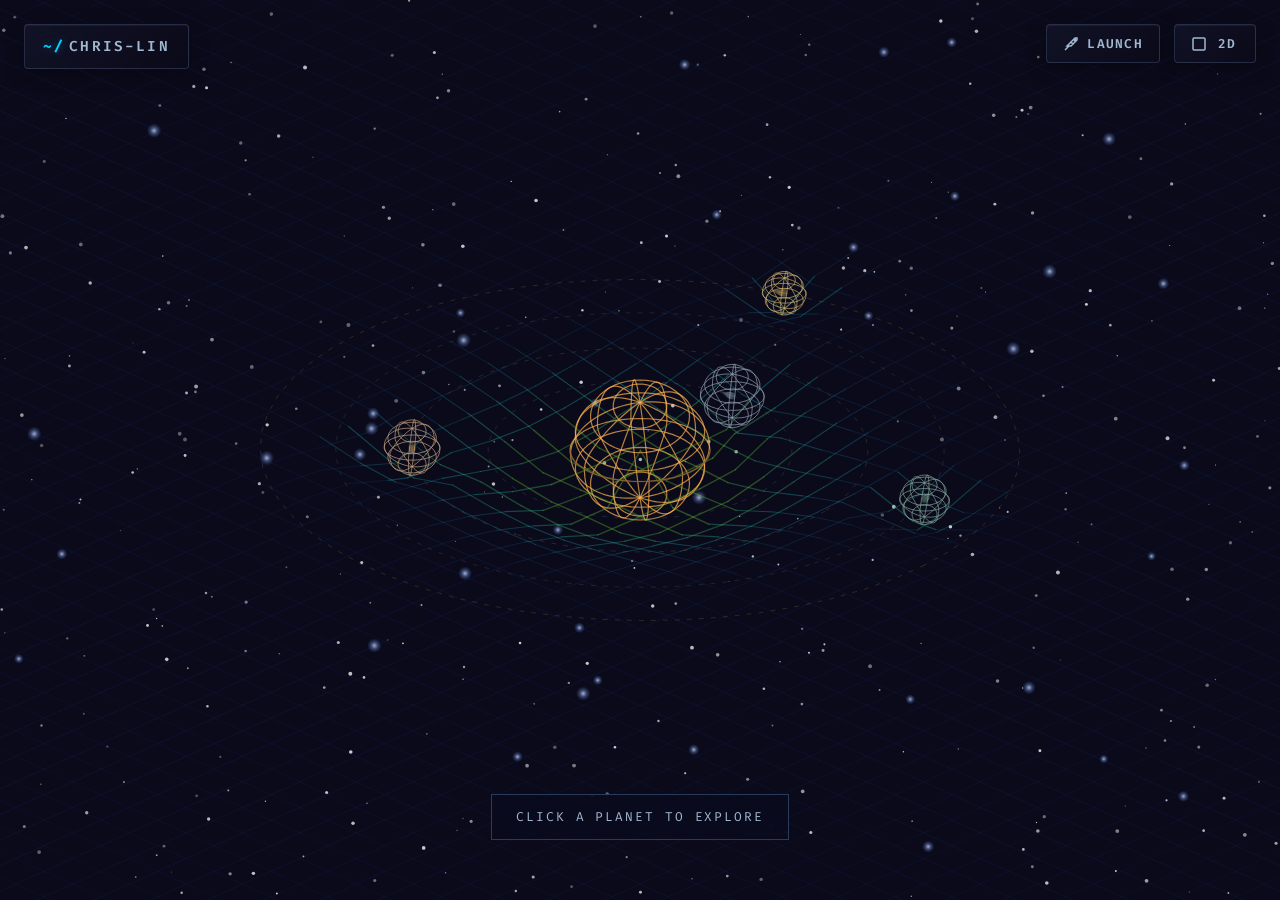
<file: index.html>
<!DOCTYPE html>
<html lang="en">
<head>
    <meta charset="UTF-8">
    <meta name="viewport" content="width=device-width, initial-scale=1.0">
    <title>Christopher J. Lin</title>
    <link rel="icon" type="image/svg+xml" href="links-and-images/images/torus.svg">
    <link rel="icon" type="image/png" href="links-and-images/images/torus.png">
    <link rel="apple-touch-icon" href="links-and-images/images/torus.png">
    <link rel="stylesheet" href="styles.css">
    <link rel="preconnect" href="https://fonts.googleapis.com">
    <link rel="preconnect" href="https://fonts.gstatic.com" crossorigin>
    <link href="https://fonts.googleapis.com/css2?family=Fira+Code:wght@300;400;500;600;700&family=Inter:wght@300;400;500;600;700&display=swap" rel="stylesheet">
</head>
<body>
    <!-- Gravitational Spheres Background -->
    <div class="gravity-bg">
        <canvas id="warpGrid"></canvas>
    </div>

    <!-- Minimal Header -->
    <header class="minimal-header">
        <a href="/" class="header-logo">
            <span class="prompt">~/</span>chris-lin
        </a>
    </header>

    <!-- View Toggle Button -->
    <button class="view-toggle" id="view-toggle" aria-label="Toggle perspective view">
        <svg class="view-icon view-icon-2d" width="16" height="16" viewBox="0 0 16 16" fill="none" stroke="currentColor" stroke-width="1.5">
            <rect x="2" y="2" width="12" height="12" rx="1"/>
        </svg>
        <svg class="view-icon view-icon-iso" width="18" height="18" viewBox="0 0 18 18" fill="none" stroke="currentColor" stroke-width="1.2">
            <!-- Isometric cube -->
            <path d="M9 1 L16 5 L16 13 L9 17 L2 13 L2 5 Z"/>
            <path d="M9 1 L9 9 M9 9 L16 5 M9 9 L2 5"/>
            <path d="M9 9 L9 17"/>
        </svg>
        <span class="view-label">2D</span>
    </button>

    <!-- Launch Spacecraft Button -->
    <button class="launch-btn" id="launch-btn" aria-label="Launch spacecraft">
        <svg width="16" height="16" viewBox="0 0 16 16" fill="none" stroke="currentColor" stroke-width="1.5">
            <path d="M2 14 L6 10 M6 10 L4 10 L6 8 L8 6 L10 8 L8 10 L6 10"/>
            <path d="M8 6 L12 2 L14 2 L14 4 L10 8"/>
            <circle cx="12" cy="4" r="1" fill="currentColor"/>
        </svg>
        <span>Launch</span>
    </button>

    <!-- Hint Text -->
    <div class="hint-text" id="hint-text">
        <p>Click a planet to explore</p>
    </div>

    <!-- Content Panel (Modal Overlay) -->
    <div class="content-panel" id="content-panel">
        <div class="panel-backdrop" id="panel-backdrop"></div>
        <div class="panel-container">
            <button class="panel-close" id="panel-close" aria-label="Close panel">×</button>
            <div class="panel-content" id="panel-content">
                <!-- Dynamically populated -->
            </div>
        </div>
    </div>

    <!-- Hidden Content Templates -->
    <template id="template-about">
        <div class="template-content about-template">
            <h2 class="panel-title">
                <span class="section-number">01.</span> About Me
            </h2>
            <div class="about-content">
                <div class="about-text">
                    <p>
                        I'm a product manager who loves working at the intersection
                        of technology and user needs.
                    </p>
                    <p>
                        I graduated from the <span class="highlight">University of Pennsylvania</span>
                        and currently work as a Product Manager at <span class="highlight">Microsoft</span>.
                        My focus is on translating complex technical capabilities into
                        products that genuinely help people.
                    </p>
                    <p>
                        I'm now diving deep into AI/ML — not just as a user, but as a builder.
                        I believe the best products come from understanding both the technical
                        possibilities and the human needs they serve.
                    </p>
                    <div class="about-skills">
                        <h3 class="skills-title">Skills & Tools:</h3>
                        <ul class="skills-list">
                            <li><span class="skill-bullet">◆</span> Product Strategy & Vision</li>
                            <li><span class="skill-bullet">◆</span> User Research & Analytics</li>
                            <li><span class="skill-bullet">◆</span> Agile & Scrum</li>
                            <li><span class="skill-bullet">◆</span> Python & Data Analysis</li>
                            <li><span class="skill-bullet">◆</span> Machine Learning Basics</li>
                            <li><span class="skill-bullet">◆</span> SQL & Databases</li>
                        </ul>
                    </div>
                </div>
                <div class="about-image">
                    <div class="image-wrapper">
                        <div class="image-placeholder">
                            <span class="placeholder-icon">◇</span>
                            <span class="placeholder-text">profile.jpg</span>
                        </div>
                    </div>
                </div>
            </div>
        </div>
    </template>

    <template id="template-projects">
        <div class="template-content projects-template">
            <h2 class="panel-title">
                <span class="section-number">02.</span> Projects
            </h2>
            <p class="section-subtitle">Things I've built and shipped</p>

            <div class="projects-grid">
                <!-- Project Card 1 -->
                <article class="project-card">
                    <div class="project-header">
                        <div class="project-icon">
                            <svg xmlns="http://www.w3.org/2000/svg" width="40" height="40" viewBox="0 0 24 24" fill="none" stroke="currentColor" stroke-width="1" stroke-linecap="round" stroke-linejoin="round">
                                <path d="M22 19a2 2 0 0 1-2 2H4a2 2 0 0 1-2-2V5a2 2 0 0 1 2-2h5l2 3h9a2 2 0 0 1 2 2z"></path>
                            </svg>
                        </div>
                        <div class="project-links">
                            <a href="#" class="project-link" aria-label="View on GitHub">
                                <svg xmlns="http://www.w3.org/2000/svg" width="20" height="20" viewBox="0 0 24 24" fill="none" stroke="currentColor" stroke-width="2" stroke-linecap="round" stroke-linejoin="round">
                                    <path d="M9 19c-5 1.5-5-2.5-7-3m14 6v-3.87a3.37 3.37 0 0 0-.94-2.61c3.14-.35 6.44-1.54 6.44-7A5.44 5.44 0 0 0 20 4.77 5.07 5.07 0 0 0 19.91 1S18.73.65 16 2.48a13.38 13.38 0 0 0-7 0C6.27.65 5.09 1 5.09 1A5.07 5.07 0 0 0 5 4.77a5.44 5.44 0 0 0-1.5 3.78c0 5.42 3.3 6.61 6.44 7A3.37 3.37 0 0 0 9 18.13V22"></path>
                                </svg>
                            </a>
                            <a href="#" class="project-link" aria-label="View live demo">
                                <svg xmlns="http://www.w3.org/2000/svg" width="20" height="20" viewBox="0 0 24 24" fill="none" stroke="currentColor" stroke-width="2" stroke-linecap="round" stroke-linejoin="round">
                                    <path d="M18 13v6a2 2 0 0 1-2 2H5a2 2 0 0 1-2-2V8a2 2 0 0 1 2-2h6"></path>
                                    <polyline points="15 3 21 3 21 9"></polyline>
                                    <line x1="10" y1="14" x2="21" y2="3"></line>
                                </svg>
                            </a>
                        </div>
                    </div>
                    <h3 class="project-title">Project Alpha</h3>
                    <p class="project-description">
                        An AI-powered tool for analyzing user behavior patterns.
                        Helped teams make data-driven decisions faster.
                    </p>
                    <ul class="project-tech">
                        <li>Python</li>
                        <li>TensorFlow</li>
                        <li>FastAPI</li>
                    </ul>
                </article>

                <!-- Project Card 2 -->
                <article class="project-card">
                    <div class="project-header">
                        <div class="project-icon">
                            <svg xmlns="http://www.w3.org/2000/svg" width="40" height="40" viewBox="0 0 24 24" fill="none" stroke="currentColor" stroke-width="1" stroke-linecap="round" stroke-linejoin="round">
                                <path d="M22 19a2 2 0 0 1-2 2H4a2 2 0 0 1-2-2V5a2 2 0 0 1 2-2h5l2 3h9a2 2 0 0 1 2 2z"></path>
                            </svg>
                        </div>
                        <div class="project-links">
                            <a href="#" class="project-link" aria-label="View on GitHub">
                                <svg xmlns="http://www.w3.org/2000/svg" width="20" height="20" viewBox="0 0 24 24" fill="none" stroke="currentColor" stroke-width="2" stroke-linecap="round" stroke-linejoin="round">
                                    <path d="M9 19c-5 1.5-5-2.5-7-3m14 6v-3.87a3.37 3.37 0 0 0-.94-2.61c3.14-.35 6.44-1.54 6.44-7A5.44 5.44 0 0 0 20 4.77 5.07 5.07 0 0 0 19.91 1S18.73.65 16 2.48a13.38 13.38 0 0 0-7 0C6.27.65 5.09 1 5.09 1A5.07 5.07 0 0 0 5 4.77a5.44 5.44 0 0 0-1.5 3.78c0 5.42 3.3 6.61 6.44 7A3.37 3.37 0 0 0 9 18.13V22"></path>
                                </svg>
                            </a>
                            <a href="#" class="project-link" aria-label="View live demo">
                                <svg xmlns="http://www.w3.org/2000/svg" width="20" height="20" viewBox="0 0 24 24" fill="none" stroke="currentColor" stroke-width="2" stroke-linecap="round" stroke-linejoin="round">
                                    <path d="M18 13v6a2 2 0 0 1-2 2H5a2 2 0 0 1-2-2V8a2 2 0 0 1 2-2h6"></path>
                                    <polyline points="15 3 21 3 21 9"></polyline>
                                    <line x1="10" y1="14" x2="21" y2="3"></line>
                                </svg>
                            </a>
                        </div>
                    </div>
                    <h3 class="project-title">Project Beta</h3>
                    <p class="project-description">
                        A dashboard for visualizing real-time business metrics.
                        Made complex data accessible and actionable for stakeholders.
                    </p>
                    <ul class="project-tech">
                        <li>SQL</li>
                        <li>Tableau</li>
                        <li>Python</li>
                    </ul>
                </article>

            </div>

            <a href="/projects" class="view-all-link">View all projects →</a>
        </div>
    </template>

    <template id="template-blog">
        <div class="template-content blog-template">
            <h2 class="panel-title">
                <span class="section-number">03.</span> Blog
            </h2>
            <p class="section-subtitle">Thoughts on product, AI, and building things</p>

            <div class="blog-grid">
                <!-- Blog Post 1 -->
                <article class="blog-card">
                    <div class="blog-meta">
                        <span class="blog-date">Jan 2026</span>
                        <span class="blog-category">AI/ML</span>
                    </div>
                    <h3 class="blog-title">
                        <a href="#">Why Product Managers Should Learn About AI</a>
                    </h3>
                    <p class="blog-excerpt">
                        A deep dive into why understanding AI fundamentals is becoming
                        essential for modern product managers...
                    </p>
                    <a href="#" class="blog-read-more">
                        Read more <span class="arrow">→</span>
                    </a>
                </article>

                <!-- Blog Post 2 -->
                <article class="blog-card">
                    <div class="blog-meta">
                        <span class="blog-date">Dec 2025</span>
                        <span class="blog-category">Technical</span>
                    </div>
                    <h3 class="blog-title">
                        <a href="#">Lessons from Building My First ML Model</a>
                    </h3>
                    <p class="blog-excerpt">
                        What I learned as a PM diving into the technical side of
                        machine learning for the first time...
                    </p>
                    <a href="#" class="blog-read-more">
                        Read more <span class="arrow">→</span>
                    </a>
                </article>

            </div>

            <a href="/blog" class="view-all-link">View all posts →</a>
        </div>
    </template>

    <template id="template-contact">
        <div class="template-content contact-template">
            <h2 class="panel-title">
                <span class="section-number">04.</span> Get In Touch
            </h2>
            <div class="contact-content">
                <p class="contact-description">
                    I'm currently exploring opportunities at the intersection of
                    product management and AI. Whether you want to discuss a role,
                    collaborate on a project, or just say hello — my inbox is always open.
                </p>

                <div class="contact-terminal">
                    <div class="terminal-header">
                        <div class="terminal-buttons">
                            <span class="terminal-btn red"></span>
                            <span class="terminal-btn yellow"></span>
                            <span class="terminal-btn green"></span>
                        </div>
                        <span class="terminal-title">contact</span>
                    </div>
                    <form class="contact-form" id="contact-form">
                        <div class="form-line">
                            <span class="prompt">$</span>
                            <label for="name">name=</label>
                            <input type="text" id="name" name="name" placeholder='"Your Name"' required>
                        </div>
                        <div class="form-line">
                            <span class="prompt">$</span>
                            <label for="email">email=</label>
                            <input type="email" id="email" name="email" placeholder='"you@example.com"' required>
                        </div>
                        <div class="form-line form-line-textarea">
                            <span class="prompt">$</span>
                            <label for="message">message=</label>
                            <textarea id="message" name="message" placeholder='"Your message here..."' rows="4" required></textarea>
                        </div>
                        <!-- Honeypot field - hidden from humans, bots fill it -->
                        <div class="form-line hp-field" aria-hidden="true">
                            <label for="website">website=</label>
                            <input type="text" id="website" name="website" tabindex="-1" autocomplete="off">
                        </div>
                        <div class="form-line">
                            <span class="prompt">&gt;</span>
                            <button type="submit" class="submit-btn">
                                send_message() <span class="cursor">_</span>
                            </button>
                        </div>
                    </form>
                </div>

                <div class="social-links">
                    <p class="social-title">Find me elsewhere:</p>
                    <div class="social-icons">
                        <a href="https://github.com/chrisjlin" class="social-link" aria-label="GitHub" target="_blank" rel="noopener noreferrer">
                            <svg xmlns="http://www.w3.org/2000/svg" width="24" height="24" viewBox="0 0 24 24" fill="none" stroke="currentColor" stroke-width="2" stroke-linecap="round" stroke-linejoin="round">
                                <path d="M9 19c-5 1.5-5-2.5-7-3m14 6v-3.87a3.37 3.37 0 0 0-.94-2.61c3.14-.35 6.44-1.54 6.44-7A5.44 5.44 0 0 0 20 4.77 5.07 5.07 0 0 0 19.91 1S18.73.65 16 2.48a13.38 13.38 0 0 0-7 0C6.27.65 5.09 1 5.09 1A5.07 5.07 0 0 0 5 4.77a5.44 5.44 0 0 0-1.5 3.78c0 5.42 3.3 6.61 6.44 7A3.37 3.37 0 0 0 9 18.13V22"></path>
                            </svg>
                        </a>
                        <a href="https://linkedin.com/in/chris-j-lin" class="social-link" aria-label="LinkedIn" target="_blank" rel="noopener noreferrer">
                            <svg xmlns="http://www.w3.org/2000/svg" width="24" height="24" viewBox="0 0 24 24" fill="none" stroke="currentColor" stroke-width="2" stroke-linecap="round" stroke-linejoin="round">
                                <path d="M16 8a6 6 0 0 1 6 6v7h-4v-7a2 2 0 0 0-2-2 2 2 0 0 0-2 2v7h-4v-7a6 6 0 0 1 6-6z"></path>
                                <rect x="2" y="9" width="4" height="12"></rect>
                                <circle cx="4" cy="4" r="2"></circle>
                            </svg>
                        </a>
                        <a href="mailto:hello@chrisjlin.com" class="social-link" aria-label="Email">
                            <svg xmlns="http://www.w3.org/2000/svg" width="24" height="24" viewBox="0 0 24 24" fill="none" stroke="currentColor" stroke-width="2" stroke-linecap="round" stroke-linejoin="round">
                                <path d="M4 4h16c1.1 0 2 .9 2 2v12c0 1.1-.9 2-2 2H4c-1.1 0-2-.9-2-2V6c0-1.1.9-2 2-2z"></path>
                                <polyline points="22,6 12,13 2,6"></polyline>
                            </svg>
                        </a>
                    </div>
                </div>
            </div>
        </div>
    </template>

    <footer class="site-footer">
        Crafted with care and a little help from Claude Code
    </footer>

    <script src="main.js"></script>
</body>
</html>
</file>
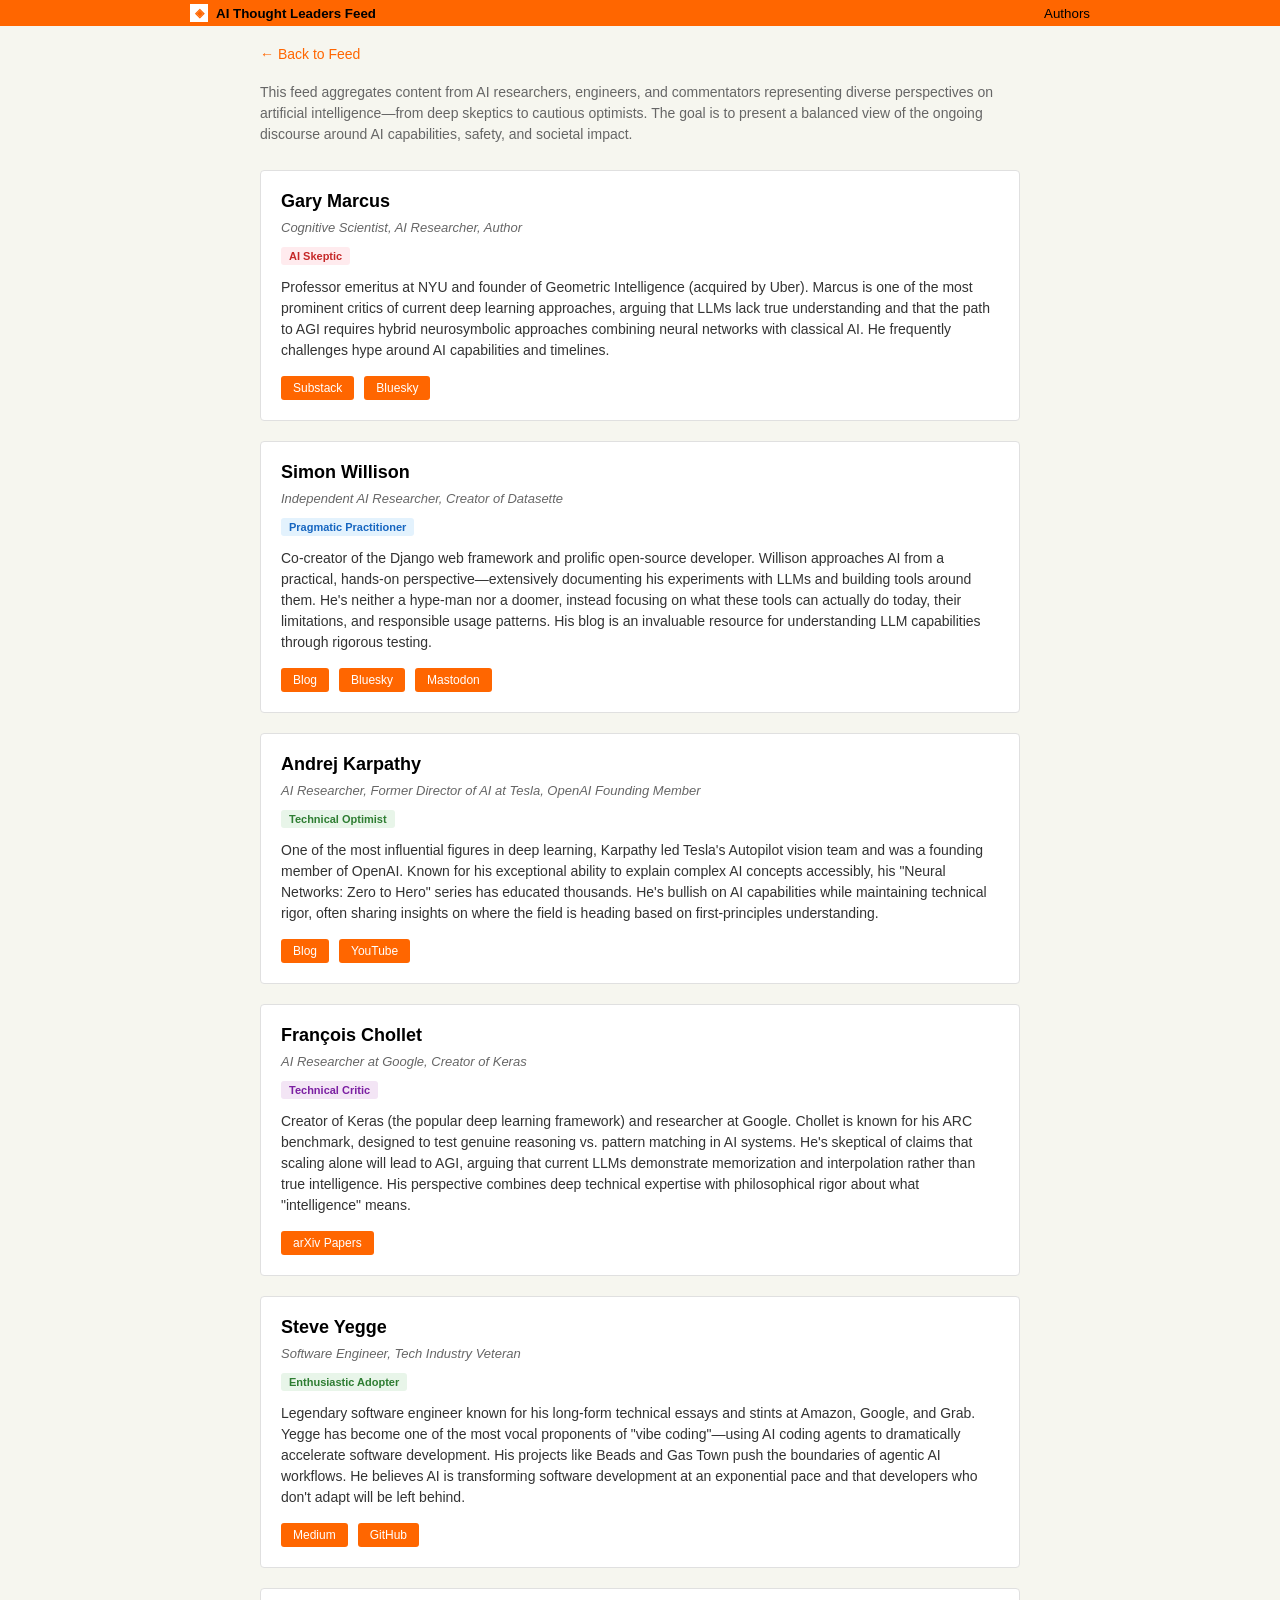
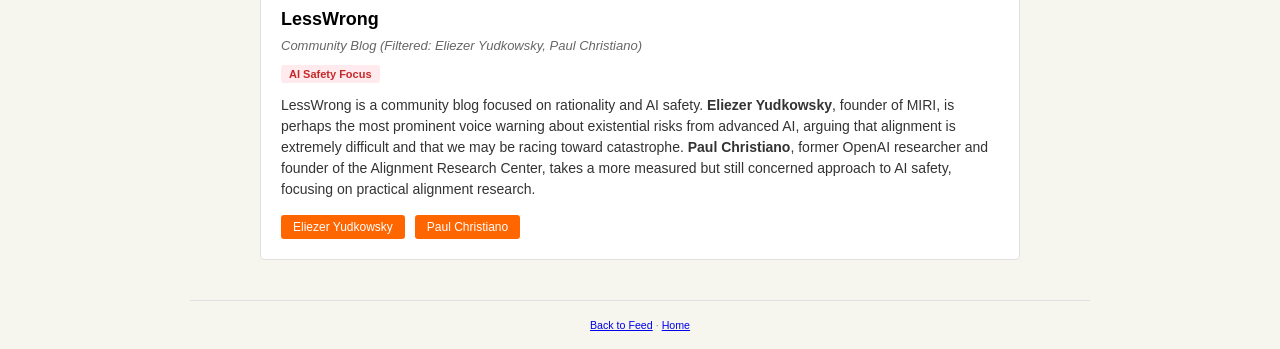
<file: ai-feed-authors.html>
<!DOCTYPE html>
<html lang="en">
<head>
    <meta charset="UTF-8">
    <meta name="viewport" content="width=device-width, initial-scale=1.0">
    <title>AI Feed - Authors</title>
    <link rel="stylesheet" href="ai-feed.css">
    <style>
        .authors-container {
            max-width: 800px;
            margin: 0 auto;
            padding: 20px;
        }
        
        .author-card {
            background: #fff;
            border: 1px solid #e0e0e0;
            border-radius: 4px;
            padding: 20px;
            margin-bottom: 20px;
        }
        
        .author-card h2 {
            margin: 0 0 8px 0;
            font-size: 18px;
            color: #000;
        }
        
        .author-card h2 a {
            color: #000;
            text-decoration: none;
        }
        
        .author-card h2 a:hover {
            text-decoration: underline;
        }
        
        .author-role {
            font-size: 13px;
            color: #666;
            margin-bottom: 12px;
            font-style: italic;
        }
        
        .author-views {
            font-size: 14px;
            color: #333;
            line-height: 1.5;
            margin-bottom: 15px;
        }
        
        .author-stance {
            display: inline-block;
            font-size: 11px;
            padding: 3px 8px;
            border-radius: 3px;
            margin-bottom: 12px;
            font-weight: bold;
        }
        
        .stance-skeptic {
            background: #ffebee;
            color: #c62828;
        }
        
        .stance-optimist {
            background: #e8f5e9;
            color: #2e7d32;
        }
        
        .stance-pragmatist {
            background: #e3f2fd;
            color: #1565c0;
        }
        
        .stance-technical {
            background: #f3e5f5;
            color: #7b1fa2;
        }
        
        .author-links {
            display: flex;
            flex-wrap: wrap;
            gap: 10px;
        }
        
        .author-links a {
            font-size: 12px;
            color: #fff;
            background: #ff6600;
            padding: 5px 12px;
            border-radius: 3px;
            text-decoration: none;
        }
        
        .author-links a:hover {
            background: #e55c00;
        }
        
        .back-link {
            display: inline-block;
            margin-bottom: 20px;
            color: #ff6600;
            text-decoration: none;
            font-size: 14px;
        }
        
        .back-link:hover {
            text-decoration: underline;
        }
        
        .page-description {
            font-size: 14px;
            color: #666;
            margin-bottom: 25px;
            line-height: 1.5;
        }
    </style>
</head>
<body>
    <header class="feed-header">
        <div class="header-content">
            <div class="header-title">
                <span class="header-icon">◈</span>
                <h1><a href="ai-feed.html" style="color: inherit; text-decoration: none;">AI Thought Leaders Feed</a></h1>
            </div>
            <div class="header-nav">
                <span class="header-subtitle">Authors</span>
            </div>
        </div>
    </header>

    <main class="authors-container">
        <a href="ai-feed.html" class="back-link">← Back to Feed</a>
        
        <p class="page-description">
            This feed aggregates content from AI researchers, engineers, and commentators 
            representing diverse perspectives on artificial intelligence—from deep skeptics 
            to cautious optimists. The goal is to present a balanced view of the ongoing 
            discourse around AI capabilities, safety, and societal impact.
        </p>

        <div class="author-card">
            <h2><a href="https://garymarcus.substack.com/" target="_blank">Gary Marcus</a></h2>
            <div class="author-role">Cognitive Scientist, AI Researcher, Author</div>
            <span class="author-stance stance-skeptic">AI Skeptic</span>
            <p class="author-views">
                Professor emeritus at NYU and founder of Geometric Intelligence (acquired by Uber). 
                Marcus is one of the most prominent critics of current deep learning approaches, 
                arguing that LLMs lack true understanding and that the path to AGI requires 
                hybrid neurosymbolic approaches combining neural networks with classical AI. 
                He frequently challenges hype around AI capabilities and timelines.
            </p>
            <div class="author-links">
                <a href="https://garymarcus.substack.com/" target="_blank">Substack</a>
                <a href="https://bsky.app/profile/garymarcus.bsky.social" target="_blank">Bluesky</a>
            </div>
        </div>

        <div class="author-card">
            <h2><a href="https://simonwillison.net/" target="_blank">Simon Willison</a></h2>
            <div class="author-role">Independent AI Researcher, Creator of Datasette</div>
            <span class="author-stance stance-pragmatist">Pragmatic Practitioner</span>
            <p class="author-views">
                Co-creator of the Django web framework and prolific open-source developer. 
                Willison approaches AI from a practical, hands-on perspective—extensively 
                documenting his experiments with LLMs and building tools around them. 
                He's neither a hype-man nor a doomer, instead focusing on what these tools 
                can actually do today, their limitations, and responsible usage patterns. 
                His blog is an invaluable resource for understanding LLM capabilities through rigorous testing.
            </p>
            <div class="author-links">
                <a href="https://simonwillison.net/" target="_blank">Blog</a>
                <a href="https://bsky.app/profile/simonwillison.net" target="_blank">Bluesky</a>
                <a href="https://fedi.simonwillison.net/@simon" target="_blank">Mastodon</a>
            </div>
        </div>

        <div class="author-card">
            <h2><a href="https://karpathy.github.io/" target="_blank">Andrej Karpathy</a></h2>
            <div class="author-role">AI Researcher, Former Director of AI at Tesla, OpenAI Founding Member</div>
            <span class="author-stance stance-optimist">Technical Optimist</span>
            <p class="author-views">
                One of the most influential figures in deep learning, Karpathy led Tesla's 
                Autopilot vision team and was a founding member of OpenAI. Known for his 
                exceptional ability to explain complex AI concepts accessibly, his "Neural 
                Networks: Zero to Hero" series has educated thousands. He's bullish on AI 
                capabilities while maintaining technical rigor, often sharing insights on 
                where the field is heading based on first-principles understanding.
            </p>
            <div class="author-links">
                <a href="https://karpathy.github.io/" target="_blank">Blog</a>
                <a href="https://www.youtube.com/@AndrejKarpathy" target="_blank">YouTube</a>
            </div>
        </div>

        <div class="author-card">
            <h2><a href="https://fchollet.com/" target="_blank">François Chollet</a></h2>
            <div class="author-role">AI Researcher at Google, Creator of Keras</div>
            <span class="author-stance stance-technical">Technical Critic</span>
            <p class="author-views">
                Creator of Keras (the popular deep learning framework) and researcher at Google. 
                Chollet is known for his ARC benchmark, designed to test genuine reasoning 
                vs. pattern matching in AI systems. He's skeptical of claims that scaling 
                alone will lead to AGI, arguing that current LLMs demonstrate memorization 
                and interpolation rather than true intelligence. His perspective combines 
                deep technical expertise with philosophical rigor about what "intelligence" means.
            </p>
            <div class="author-links">
                <a href="https://arxiv.org/search/?searchtype=author&query=Chollet" target="_blank">arXiv Papers</a>
            </div>
        </div>

        <div class="author-card">
            <h2><a href="https://steve-yegge.medium.com/" target="_blank">Steve Yegge</a></h2>
            <div class="author-role">Software Engineer, Tech Industry Veteran</div>
            <span class="author-stance stance-optimist">Enthusiastic Adopter</span>
            <p class="author-views">
                Legendary software engineer known for his long-form technical essays and stints 
                at Amazon, Google, and Grab. Yegge has become one of the most vocal proponents 
                of "vibe coding"—using AI coding agents to dramatically accelerate software 
                development. His projects like Beads and Gas Town push the boundaries of 
                agentic AI workflows. He believes AI is transforming software development 
                at an exponential pace and that developers who don't adapt will be left behind.
            </p>
            <div class="author-links">
                <a href="https://steve-yegge.medium.com/" target="_blank">Medium</a>
                <a href="https://github.com/steveyegge" target="_blank">GitHub</a>
            </div>
        </div>

        <div class="author-card">
            <h2><a href="https://www.lesswrong.com/" target="_blank">LessWrong</a></h2>
            <div class="author-role">Community Blog (Filtered: Eliezer Yudkowsky, Paul Christiano)</div>
            <span class="author-stance stance-skeptic">AI Safety Focus</span>
            <p class="author-views">
                LessWrong is a community blog focused on rationality and AI safety. 
                <strong>Eliezer Yudkowsky</strong>, founder of MIRI, is perhaps the most prominent 
                voice warning about existential risks from advanced AI, arguing that alignment 
                is extremely difficult and that we may be racing toward catastrophe. 
                <strong>Paul Christiano</strong>, former OpenAI researcher and founder of the 
                Alignment Research Center, takes a more measured but still concerned approach 
                to AI safety, focusing on practical alignment research.
            </p>
            <div class="author-links">
                <a href="https://www.lesswrong.com/users/eliezer_yudkowsky" target="_blank">Eliezer Yudkowsky</a>
                <a href="https://www.lesswrong.com/users/paulfchristiano" target="_blank">Paul Christiano</a>
            </div>
        </div>
    </main>

    <footer class="feed-footer">
        <p>
            <a href="ai-feed.html">Back to Feed</a> · 
            <a href="index.html">Home</a>
        </p>
    </footer>
</body>
</html>
</file>
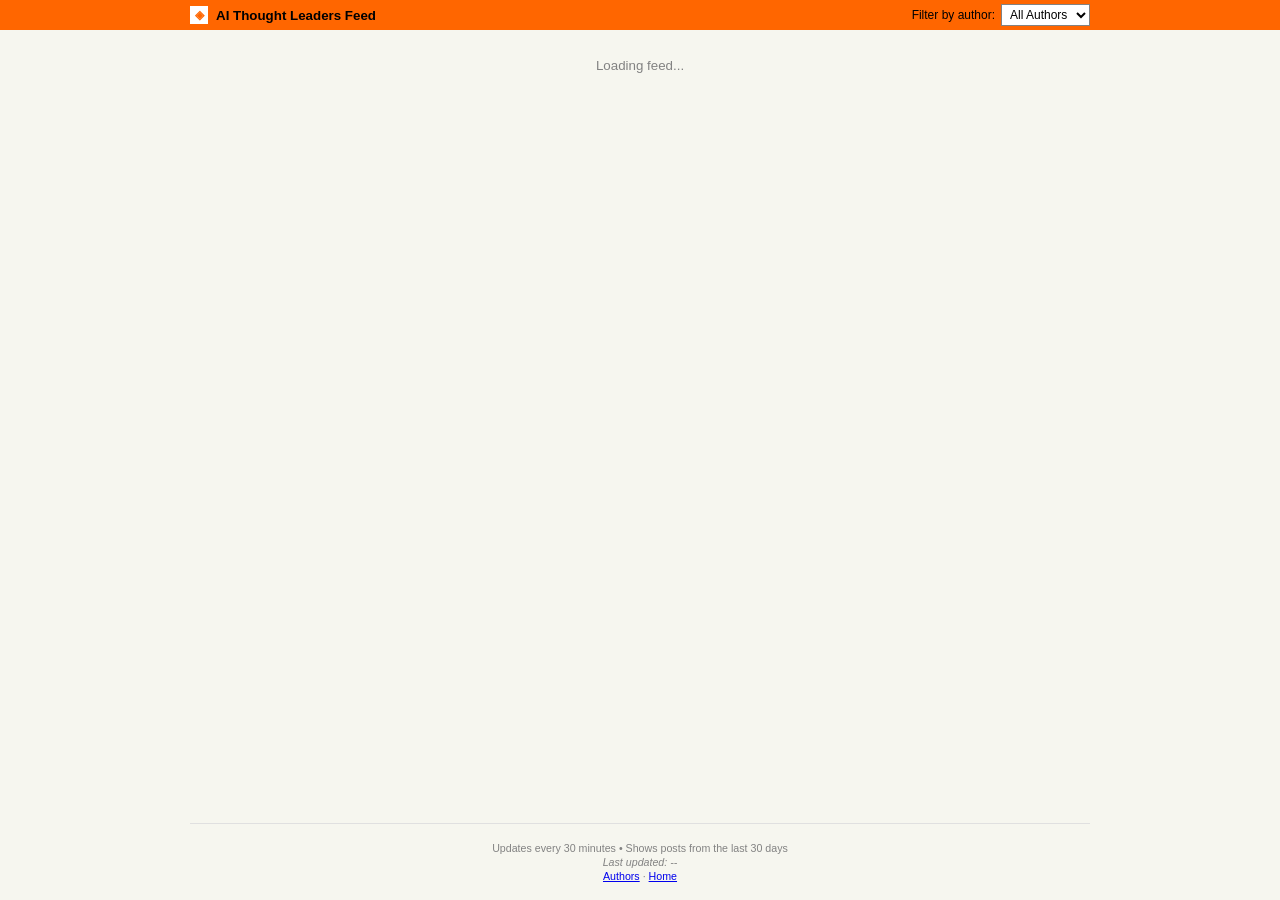
<file: ai-feed.html>
<!DOCTYPE html>
<html lang="en">
<head>
    <meta charset="UTF-8">
    <meta name="viewport" content="width=device-width, initial-scale=1.0">
    <title>AI Thought Leaders Feed</title>
    <link rel="stylesheet" href="ai-feed.css">
</head>
<body>
    <!-- Header -->
    <header class="feed-header">
        <div class="header-content">
            <div class="header-title">
                <span class="header-icon">◈</span>
                <h1>AI Thought Leaders Feed</h1>
            </div>
            <div class="header-filter">
                <label for="author-filter">Filter by author:</label>
                <select id="author-filter">
                    <option value="all">All Authors</option>
                </select>
            </div>
        </div>
    </header>

    <!-- Main Feed -->
    <main class="feed-container">
        <div id="feed-list" class="feed-list">
            <div class="loading">Loading feed...</div>
        </div>
    </main>

    <!-- Footer -->
    <footer class="feed-footer">
        <p>Updates every 30 minutes • Shows posts from the last 30 days</p>
        <p class="last-updated">Last updated: <span id="last-updated">--</span></p>
        <p><a href="ai-feed-authors.html">Authors</a> · <a href="index.html">Home</a></p>
    </footer>

    <script src="ai-feed.js"></script>
</body>
</html>
</file>
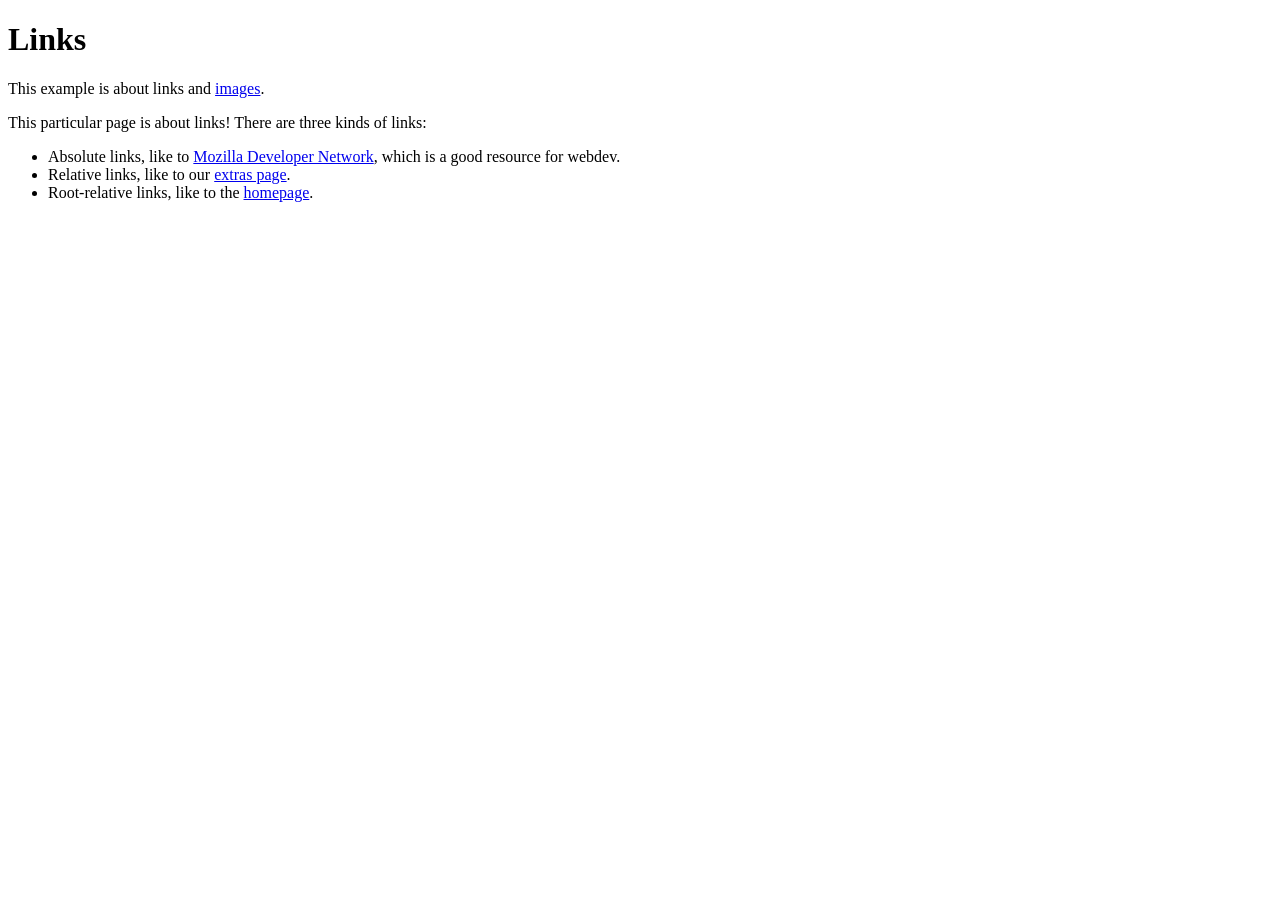
<file: links-and-images/links.html>
<!DOCTYPE html>
<html lang='en'>
  <head>
    <title>Links</title>
  </head>
  <body>
    <h1>Links</h1>
    <p>This example is about links and <a href='images.html'>images</a>.</p>
    <p>This particular page is about links! There are three kinds of links:</p>
    <ul>
      <!--Absolute links are most detailed (e.g. https://developer.mozilla.org/en-us/docs/web/html)-->
      <!--https:// is the "scheme"-->
      <!--developer.mozilla.org is the "domain"-->
      <!--/en-us/... is the "path"-->
      <!--href (attribute) is the destination URL-->
      <!--target (attribute) specifies link opening behavior (_blank = new tab/window)-->
      <li>Absolute links, like to <a href='https://developer.mozilla.org/en-us/docs/web/html'
        target='_blank'>Mozilla Developer Network</a>, which is a good resource for webdev.
      <!--Relative links generally refer to URLs that share a scheme and domain with your webpage-->
      <li>Relative links, like to our <a href='misc/extras.html'>extras page</a>.</li>
      <!--Root-relative links are relative links that are relative to the root of the site-->
      <li>Root-relative links, like to the <a href='/'>homepage</a>.</li>
    </ul>
  </body>
</html>
</file>
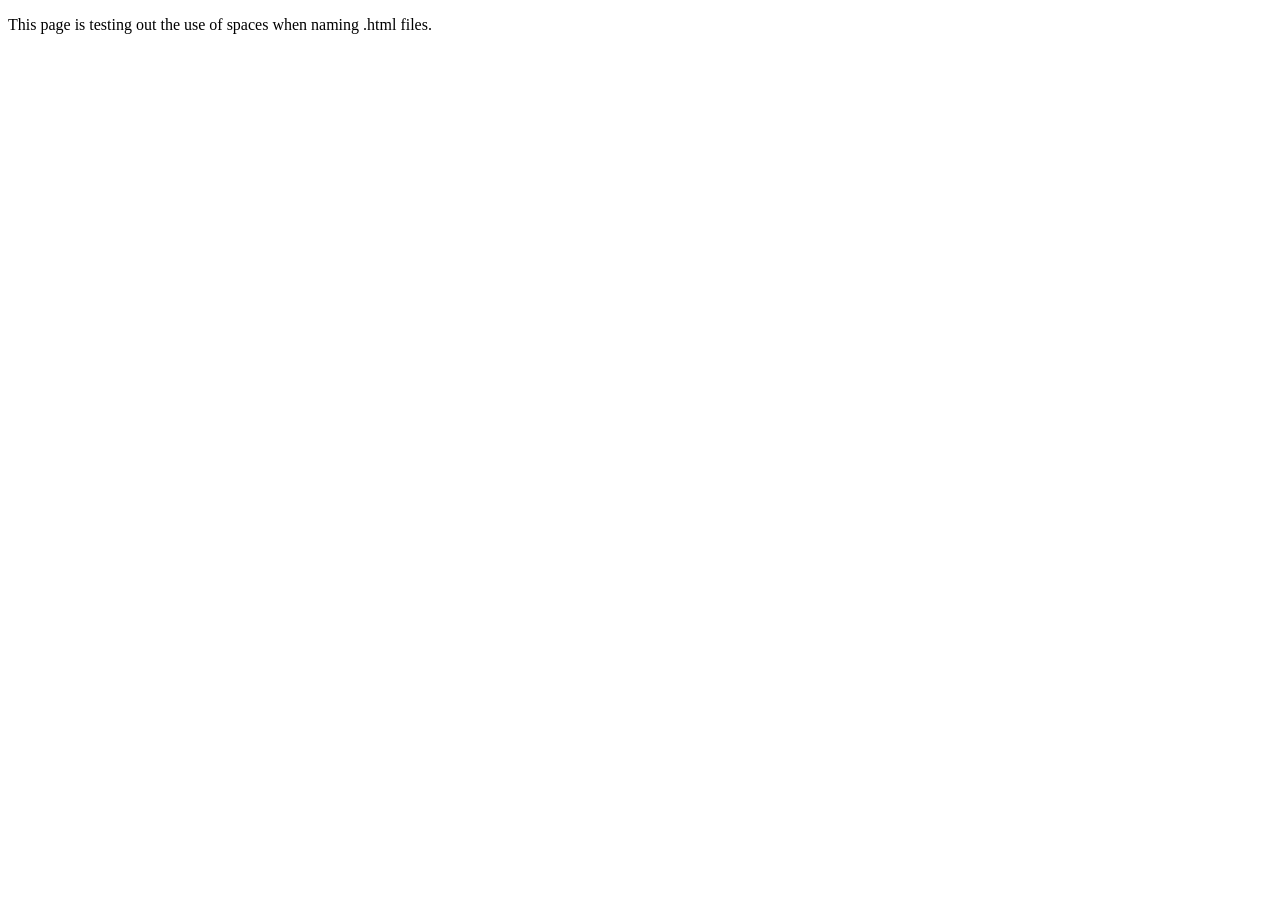
<file: links-and-images/spaces are bad.html>
<!DOCTYPE html>
<html lang='en'>
<head>
</head>
<body>
  <p>This page is testing out the use of spaces when naming .html files.</p>
  <!--Spaces in file name are converted to '%20'-->
</body>
</html>
</file>
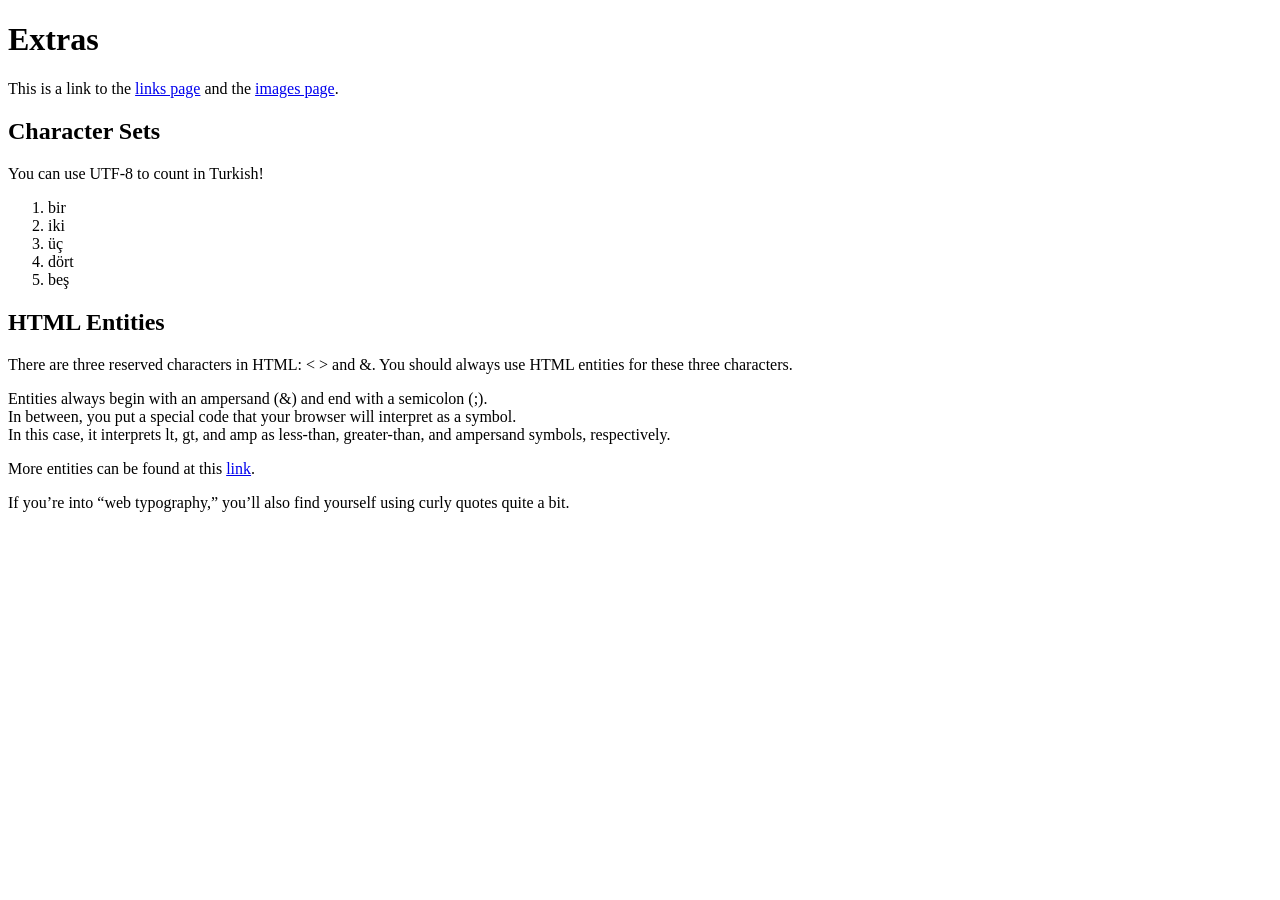
<file: links-and-images/misc/extras.html>
<!DOCTYPE html>
<html lang='en'>
  <head>
    <title>Extras</title>
    <meta charset='UTF-8'/>
    <!--Specifying UTF-8 doesn't seem to be necessary for Chrome on OSX-->
  </head>
  <body>
    <h1>Extras</h1>
    <!--Two consecutive dots (..) in a path refers to parent directory-->
    <p>This is a link to the <a href='../links.html'>links page</a> and the <a href='../images.html'>images page</a>.</p>

    <h2>Character Sets</h2>
    <p>You can use UTF-8 to count in Turkish!</p>
    <ol>
      <li>bir</li>
      <li>iki</li>
      <li>üç</li>
      <li>dört</li>
      <li>beş</li>
    </ol>

    <h2>HTML Entities</h2>
    <p>There are three reserved characters in HTML: &lt; &gt; and &amp;. You
   should always use HTML entities for these three characters.</p>
   <p>Entities always begin with an ampersand (&amp;) and end with a semicolon (;).
     <br/> In between, you put a special code that your browser will interpret as a symbol.
     <br/>In this case, it interprets lt, gt, and amp as less-than, greater-than, and ampersand symbols, respectively.</p>
   </p>
   <p>More entities can be found at this <a href='https://dev.w3.org/html5/html-author/charref' target='_blank'>link</a>.</p>
   <p>If you&rsquo;re into &ldquo;web typography,&rdquo; you&rsquo;ll also find
   yourself using curly quotes quite a bit.</p>

  </body>
</html>
</file>
<file: styles.css>
/* ===================================
   Space Theme - Solar System Navigation
   Dark / Cosmic / Orbital
   =================================== */
:root {
    /* Colors - Space Theme */
    --bg-primary: #0a0a1a;
    --bg-secondary: #0d0d24;
    --bg-tertiary: #12122a;
    --bg-card: rgba(20, 20, 50, 0.95);
    --bg-grid: #1a1a3a;

    /* Text Colors */
    --text-primary: #e8f0ff;
    --text-secondary: #a0b8d0;
    --text-muted: #6080a0;

    /* Accent Colors - Wipeout Neon */
    --accent-primary: #ff6b00;
    --accent-secondary: #00d4ff;
    --accent-tertiary: #00ff88;
    --accent-pink: #ff0080;
    --accent-yellow: #ffcc00;
    --accent-red: #ff3355;

    /* Blueprint Colors */
    --blueprint-line: #2a3a5a;
    --blueprint-grid: rgba(40, 60, 100, 0.2);
    --blueprint-accent: #00aaff;

    /* Fonts */
    --font-mono: 'Fira Code', 'Consolas', 'Monaco', monospace;
    --font-sans: 'Inter', -apple-system, BlinkMacSystemFont, 'Segoe UI', sans-serif;
    --font-display: 'Inter', sans-serif;

    /* Spacing */
    --section-padding: 100px 0;
    --container-width: 1100px;
    --nav-height: 70px;

    /* Transitions */
    --transition-fast: 0.15s ease;
    --transition-normal: 0.3s ease;
    --transition-slow: 0.5s ease;
}

/* ===================================
   Reset & Base Styles
   =================================== */
*, *::before, *::after {
    margin: 0;
    padding: 0;
    box-sizing: border-box;
}

html {
    scroll-behavior: smooth;
    scroll-padding-top: var(--nav-height);
}

body {
    font-family: var(--font-sans);
    background-color: var(--bg-primary);
    color: var(--text-primary);
    line-height: 1.6;
    overflow-x: hidden;
}

/* ===================================
   Gravitational Spheres Background
   =================================== */
.gravity-bg {
    position: fixed;
    top: 0;
    left: 0;
    width: 100%;
    height: 100%;
    z-index: 9999;
    background-color: transparent;
    pointer-events: none;
}

#warpGrid {
    width: 100%;
    height: 100%;
    pointer-events: none;
}

/* Background layer for the grid color */
.gravity-bg-layer {
    position: fixed;
    top: 0;
    left: 0;
    width: 100%;
    height: 100%;
    z-index: -1;
    background-color: var(--bg-primary);
    pointer-events: none;
}

/* ===================================
   Minimal Header
   =================================== */
.minimal-header {
    position: fixed;
    top: 24px;
    left: 24px;
    z-index: 10001;
}

.header-logo {
    font-family: var(--font-mono);
    font-size: 0.9rem;
    font-weight: 600;
    color: var(--text-secondary);
    text-transform: uppercase;
    letter-spacing: 0.15em;
    display: flex;
    align-items: center;
    gap: 4px;
    padding: 10px 18px;
    background: linear-gradient(135deg, rgba(20, 20, 40, 0.9) 0%, rgba(10, 10, 25, 0.95) 100%);
    backdrop-filter: blur(12px);
    border: 1px solid rgba(100, 120, 160, 0.3);
    border-radius: 4px;
    box-shadow: 0 4px 20px rgba(0, 0, 0, 0.3), inset 0 1px 0 rgba(255, 255, 255, 0.05);
    transition: all var(--transition-fast);
}

.header-logo:hover {
    color: var(--accent-secondary);
    border-color: rgba(100, 180, 255, 0.5);
    box-shadow: 0 4px 25px rgba(0, 100, 200, 0.2), inset 0 1px 0 rgba(255, 255, 255, 0.08);
}

.header-logo .prompt {
    color: var(--accent-secondary);
    font-weight: 700;
    text-shadow: 0 0 8px rgba(0, 212, 255, 0.4);
}

/* ===================================
   View Toggle Button
   =================================== */
.view-toggle {
    position: fixed;
    top: 24px;
    right: 24px;
    z-index: 10001;
    display: flex;
    align-items: center;
    gap: 8px;
    padding: 10px 16px;
    font-family: var(--font-mono);
    font-size: 0.8rem;
    font-weight: 600;
    color: var(--text-secondary);
    text-transform: uppercase;
    letter-spacing: 0.1em;
    background: linear-gradient(135deg, rgba(20, 20, 40, 0.9) 0%, rgba(10, 10, 25, 0.95) 100%);
    backdrop-filter: blur(12px);
    border: 1px solid rgba(100, 120, 160, 0.3);
    border-radius: 4px;
    box-shadow: 0 4px 20px rgba(0, 0, 0, 0.3), inset 0 1px 0 rgba(255, 255, 255, 0.05);
    cursor: pointer;
    transition: all var(--transition-fast);
}

.view-toggle:hover {
    color: var(--accent-secondary);
    border-color: rgba(100, 180, 255, 0.5);
    box-shadow: 0 4px 25px rgba(0, 100, 200, 0.2), inset 0 1px 0 rgba(255, 255, 255, 0.08);
}

.view-toggle .view-icon {
    transition: opacity var(--transition-normal);
}

/* Show 2D icon (square) by default, hide iso cube */
.view-toggle .view-icon-2d {
    display: block;
}

.view-toggle .view-icon-iso {
    display: none;
}

/* When in flat mode, show iso cube icon instead */
.view-toggle.flat .view-icon-2d {
    display: none;
}

.view-toggle.flat .view-icon-iso {
    display: block;
}

.view-toggle .view-label {
    min-width: 24px;
}

/* ===================================
   Launch Button
   =================================== */
.launch-btn {
    position: fixed;
    top: 24px;
    right: 120px;
    z-index: 10001;
    display: flex;
    align-items: center;
    gap: 8px;
    padding: 10px 16px;
    font-family: var(--font-mono);
    font-size: 0.8rem;
    font-weight: 600;
    color: var(--text-secondary);
    text-transform: uppercase;
    letter-spacing: 0.1em;
    background: linear-gradient(135deg, rgba(20, 20, 40, 0.9) 0%, rgba(10, 10, 25, 0.95) 100%);
    backdrop-filter: blur(12px);
    border: 1px solid rgba(100, 120, 160, 0.3);
    border-radius: 4px;
    box-shadow: 0 4px 20px rgba(0, 0, 0, 0.3), inset 0 1px 0 rgba(255, 255, 255, 0.05);
    cursor: pointer;
    transition: all var(--transition-fast);
}

.launch-btn:hover {
    color: var(--accent-primary);
    border-color: rgba(255, 107, 0, 0.5);
    box-shadow: 0 4px 25px rgba(255, 107, 0, 0.2), inset 0 1px 0 rgba(255, 255, 255, 0.08);
}

.launch-btn:active {
    transform: scale(0.95);
}

.launch-btn:disabled {
    opacity: 0.5;
    cursor: not-allowed;
}

.launch-btn svg {
    transition: transform var(--transition-fast);
}

.launch-btn:hover svg {
    transform: rotate(-45deg) translateX(2px) translateY(-2px);
}

/* ===================================
   Hint Text
   =================================== */
.hint-text {
    position: fixed;
    bottom: 60px;
    left: 50%;
    transform: translateX(-50%);
    z-index: 10001;
    text-align: center;
    transition: opacity 0.5s ease;
}

.hint-text p {
    font-family: var(--font-mono);
    font-size: 0.8rem;
    color: var(--text-secondary);
    text-transform: uppercase;
    letter-spacing: 0.15em;
    padding: 12px 24px;
    background-color: rgba(10, 10, 30, 0.8);
    backdrop-filter: blur(10px);
    border: 1px solid var(--blueprint-line);
    animation: pulse-hint 2s ease-in-out infinite;
}

.hint-text.hidden {
    opacity: 0;
    pointer-events: none;
}

@keyframes pulse-hint {
    0%, 100% { opacity: 0.7; }
    50% { opacity: 1; }
}

/* ===================================
   Content Panel (Modal)
   =================================== */
.content-panel {
    position: fixed;
    top: 0;
    left: 0;
    width: 100%;
    height: 100%;
    z-index: 10000;
    display: flex;
    align-items: center;
    justify-content: center;
    opacity: 0;
    visibility: hidden;
    transition: opacity 0.4s ease, visibility 0.4s ease;
}

.content-panel.active {
    opacity: 1;
    visibility: visible;
}

.panel-backdrop {
    position: absolute;
    top: 0;
    left: 0;
    width: 100%;
    height: 100%;
    background-color: rgba(5, 5, 15, 0.85);
    backdrop-filter: blur(8px);
}

.panel-container {
    position: relative;
    width: 90%;
    max-width: 800px;
    max-height: calc(100vh - 40px);
    background-color: var(--bg-card);
    border: 1px solid var(--blueprint-line);
    box-shadow: 0 25px 80px rgba(0, 0, 0, 0.15);
    overflow-y: visible;
    transform: scale(0.9) translateY(20px);
    transition: transform 0.4s cubic-bezier(0.34, 1.56, 0.64, 1);
}

.content-panel.active .panel-container {
    transform: scale(1) translateY(0);
}

/* Corner decorations */
.panel-container::before,
.panel-container::after {
    content: '';
    position: absolute;
    width: 16px;
    height: 16px;
    border: 2px solid var(--accent-primary);
    pointer-events: none;
}

.panel-container::before {
    top: -2px;
    left: -2px;
    border-right: none;
    border-bottom: none;
}

.panel-container::after {
    bottom: -2px;
    right: -2px;
    border-left: none;
    border-top: none;
}

.panel-close {
    position: absolute;
    top: 16px;
    right: 16px;
    width: 36px;
    height: 36px;
    background: transparent;
    border: 1px solid var(--blueprint-line);
    color: var(--text-muted);
    font-size: 1.5rem;
    font-weight: 300;
    cursor: pointer;
    display: flex;
    align-items: center;
    justify-content: center;
    transition: all var(--transition-fast);
    z-index: 10;
}

.panel-close:hover {
    background-color: var(--accent-primary);
    border-color: var(--accent-primary);
    color: white;
}

.panel-content {
    padding: 48px;
}

.panel-title {
    font-size: clamp(24px, 4vw, 32px);
    font-weight: 700;
    color: var(--text-primary);
    margin-bottom: 24px;
    display: flex;
    align-items: center;
    gap: 16px;
    text-transform: uppercase;
    letter-spacing: 0.05em;
}

.panel-title::after {
    content: '';
    flex: 1;
    height: 1px;
    background: linear-gradient(90deg, var(--blueprint-line), transparent);
    max-width: 200px;
}

/* Template content adjustments for panel */
.template-content {
    animation: fadeIn 0.3s ease;
}

@keyframes fadeIn {
    from { opacity: 0; }
    to { opacity: 1; }
}

/* About template in panel */
.about-template .about-content {
    display: grid;
    grid-template-columns: 1fr;
    gap: 32px;
}

.about-template .about-image {
    display: none;
}

/* Projects template in panel */
.projects-template .projects-grid {
    display: grid;
    grid-template-columns: repeat(2, 1fr);
    gap: 20px;
    margin-top: 24px;
}

.projects-template .project-card {
    background-color: var(--bg-tertiary);
}

/* Blog template in panel */
.blog-template .blog-grid {
    display: grid;
    grid-template-columns: repeat(2, 1fr);
    gap: 20px;
    margin-top: 24px;
}

/* View all link */
.view-all-link {
    display: block;
    text-align: center;
    margin-top: 24px;
    font-family: var(--font-mono);
    font-size: 0.8rem;
    color: var(--accent-primary);
    text-transform: uppercase;
    letter-spacing: 0.1em;
}

.view-all-link:hover {
    color: var(--accent-secondary);
}

/* Contact template in panel */
.contact-template .contact-content {
    text-align: left;
}

.contact-template .social-icons {
    justify-content: flex-start;
}

/* ===================================
   Mobile Content Panel
   =================================== */
@media (max-width: 768px) {
    .panel-container {
        width: 95%;
        max-height: calc(100vh - 20px);
    }

    .panel-content {
        padding: 32px 24px;
    }

    .projects-template .projects-grid,
    .blog-template .blog-grid {
        grid-template-columns: 1fr;
    }
}

::selection {
    background-color: var(--accent-primary);
    color: white;
}

a {
    color: var(--accent-primary);
    text-decoration: none;
    transition: color var(--transition-fast);
}

a:hover {
    color: var(--accent-secondary);
}

ul {
    list-style: none;
}

img {
    max-width: 100%;
    height: auto;
}

/* ===================================
   Technical Annotations
   =================================== */
.tech-label {
    font-family: var(--font-mono);
    font-size: 0.65rem;
    text-transform: uppercase;
    letter-spacing: 0.15em;
    color: var(--text-muted);
}

.tech-border {
    border: 1px solid var(--blueprint-line);
    position: relative;
}

.tech-border::before,
.tech-border::after {
    content: '';
    position: absolute;
    width: 8px;
    height: 8px;
    border: 1px solid var(--accent-primary);
}

.tech-border::before {
    top: -1px;
    left: -1px;
    border-right: none;
    border-bottom: none;
}

.tech-border::after {
    bottom: -1px;
    right: -1px;
    border-left: none;
    border-top: none;
}

/* ===================================
   Navigation
   =================================== */
.nav {
    position: fixed;
    top: 0;
    left: 0;
    right: 0;
    height: var(--nav-height);
    background-color: rgba(232, 238, 245, 0.95);
    backdrop-filter: blur(10px);
    border-bottom: 1px solid var(--blueprint-line);
    z-index: 1000;
}

.nav::after {
    content: '';
    position: absolute;
    bottom: 0;
    left: 0;
    right: 0;
    height: 2px;
    background: linear-gradient(90deg,
        transparent 0%,
        var(--accent-primary) 20%,
        var(--accent-secondary) 50%,
        var(--accent-primary) 80%,
        transparent 100%
    );
}

.nav-container {
    max-width: var(--container-width);
    margin: 0 auto;
    padding: 0 24px;
    height: 100%;
    display: flex;
    align-items: center;
    justify-content: space-between;
}

.nav-logo {
    font-family: var(--font-mono);
    font-size: 0.9rem;
    font-weight: 600;
    color: var(--text-primary);
    text-transform: uppercase;
    letter-spacing: 0.1em;
    display: flex;
    align-items: center;
    gap: 8px;
}

.nav-logo:hover {
    color: var(--accent-primary);
}

.nav-logo .prompt {
    color: var(--accent-primary);
    font-weight: 700;
}

.nav-links {
    display: flex;
    gap: 32px;
}

.nav-links a {
    font-family: var(--font-mono);
    font-size: 0.75rem;
    color: var(--text-secondary);
    text-transform: uppercase;
    letter-spacing: 0.1em;
    transition: color var(--transition-fast);
    position: relative;
}

.nav-links a::after {
    content: '';
    position: absolute;
    bottom: -4px;
    left: 0;
    width: 0;
    height: 2px;
    background-color: var(--accent-primary);
    transition: width var(--transition-fast);
}

.nav-links a:hover::after,
.nav-links a.active::after {
    width: 100%;
}

.nav-links a:hover {
    color: var(--accent-primary);
}

.nav-prefix {
    color: var(--accent-secondary);
    margin-right: 4px;
}

.nav-toggle {
    display: none;
    flex-direction: column;
    justify-content: center;
    gap: 5px;
    width: 30px;
    height: 30px;
    background: none;
    border: none;
    cursor: pointer;
}

.nav-toggle span {
    display: block;
    width: 100%;
    height: 2px;
    background-color: var(--text-primary);
    transition: var(--transition-fast);
}

/* Mobile Menu */
.mobile-menu {
    display: none;
    position: fixed;
    top: var(--nav-height);
    left: 0;
    right: 0;
    background-color: var(--bg-tertiary);
    border-bottom: 1px solid var(--blueprint-line);
    padding: 24px;
    z-index: 999;
}

.mobile-menu.active {
    display: block;
}

.mobile-nav-links {
    display: flex;
    flex-direction: column;
    gap: 16px;
}

.mobile-nav-links a {
    font-family: var(--font-mono);
    font-size: 0.85rem;
    color: var(--text-secondary);
    text-transform: uppercase;
    letter-spacing: 0.1em;
}

/* ===================================
   Hero Section
   =================================== */
.hero {
    min-height: 100vh;
    display: flex;
    align-items: center;
    justify-content: center;
    padding: 120px 24px 80px;
    gap: 60px;
    max-width: 1200px;
    margin: 0 auto;
    position: relative;
}

/* Technical frame decoration */
.hero::before {
    content: '';
}

.hero-content {
    flex: 1;
    max-width: 600px;
}

.hero-greeting {
    font-family: var(--font-mono);
    font-size: 0.85rem;
    color: var(--accent-primary);
    margin-bottom: 16px;
    text-transform: uppercase;
    letter-spacing: 0.15em;
}

.typing-text {
    display: inline-block;
}

.hero-name {
    font-size: clamp(48px, 10vw, 80px);
    font-weight: 700;
    color: var(--text-primary);
    line-height: 1;
    margin-bottom: 8px;
    text-transform: uppercase;
    letter-spacing: -0.02em;
    position: relative;
}

.hero-name::after {
    content: '';
    position: absolute;
    bottom: -8px;
    left: 0;
    width: 60px;
    height: 4px;
    background: linear-gradient(90deg, var(--accent-primary), var(--accent-secondary));
}

.hero-tagline {
    font-size: clamp(20px, 4vw, 32px);
    font-weight: 300;
    color: var(--text-secondary);
    line-height: 1.3;
    margin-bottom: 24px;
    margin-top: 24px;
}

.hero-description {
    font-size: 1rem;
    color: var(--text-secondary);
    max-width: 500px;
    margin-bottom: 32px;
    line-height: 1.8;
}

.highlight {
    color: var(--accent-primary);
    font-weight: 500;
}

.hero-cta {
    display: flex;
    gap: 16px;
    flex-wrap: wrap;
}

/* Buttons - Wipeout Style */
.btn {
    display: inline-flex;
    align-items: center;
    gap: 8px;
    padding: 14px 28px;
    font-family: var(--font-mono);
    font-size: 0.75rem;
    font-weight: 600;
    text-transform: uppercase;
    letter-spacing: 0.1em;
    border-radius: 0;
    transition: all var(--transition-fast);
    cursor: pointer;
    position: relative;
    overflow: hidden;
}

.btn::before {
    content: '';
    position: absolute;
    top: 0;
    left: -100%;
    width: 100%;
    height: 100%;
    background: linear-gradient(90deg, transparent, rgba(255,255,255,0.3), transparent);
    transition: left 0.5s ease;
}

.btn:hover::before {
    left: 100%;
}

.btn-primary {
    background: linear-gradient(135deg, var(--accent-primary), #ff8533);
    color: white;
    border: none;
    box-shadow: 0 4px 15px rgba(255, 107, 0, 0.3);
}

.btn-primary:hover {
    transform: translateY(-2px);
    box-shadow: 0 6px 20px rgba(255, 107, 0, 0.4);
    color: white;
}

.btn-secondary {
    background-color: transparent;
    color: var(--text-secondary);
    border: 1px solid var(--blueprint-line);
}

.btn-secondary:hover {
    border-color: var(--accent-secondary);
    color: var(--accent-secondary);
}

.btn-outline {
    background-color: transparent;
    color: var(--accent-primary);
    border: 1px solid var(--accent-primary);
}

.btn-outline:hover {
    background-color: var(--accent-primary);
    color: white;
}

.btn-icon {
    transition: transform var(--transition-fast);
}

.btn:hover .btn-icon {
    transform: translateX(4px);
}

/* Hero Terminal - Now a "Data Panel" */
.hero-terminal {
    flex: 1;
    max-width: 450px;
    background-color: var(--bg-card);
    border: 1px solid var(--blueprint-line);
    overflow: hidden;
    box-shadow: 0 10px 40px rgba(0, 0, 0, 0.08);
    position: relative;
}

.hero-terminal::before,
.hero-terminal::after {
    content: '';
    position: absolute;
    width: 12px;
    height: 12px;
    border: 2px solid var(--accent-primary);
}

.hero-terminal::before {
    top: -2px;
    left: -2px;
    border-right: none;
    border-bottom: none;
}

.hero-terminal::after {
    bottom: -2px;
    right: -2px;
    border-left: none;
    border-top: none;
}

.terminal-header {
    display: flex;
    align-items: center;
    justify-content: space-between;
    padding: 12px 16px;
    background: linear-gradient(135deg, var(--bg-secondary), var(--bg-tertiary));
    border-bottom: 1px solid var(--blueprint-line);
}

.terminal-buttons {
    display: flex;
    gap: 6px;
}

.terminal-btn {
    width: 10px;
    height: 10px;
    border-radius: 0;
    transform: rotate(45deg);
}

.terminal-btn.red { background-color: var(--accent-red); }
.terminal-btn.yellow { background-color: var(--accent-yellow); }
.terminal-btn.green { background-color: var(--accent-tertiary); }

.terminal-title {
    font-family: var(--font-mono);
    font-size: 0.65rem;
    color: var(--text-muted);
    text-transform: uppercase;
    letter-spacing: 0.15em;
}

.terminal-body {
    padding: 20px;
    font-family: var(--font-mono);
    font-size: 0.8rem;
    line-height: 1.8;
    background-color: var(--bg-card);
}

.terminal-body p {
    margin-bottom: 8px;
}

.terminal-body .prompt {
    color: var(--accent-primary);
    margin-right: 8px;
    font-weight: 600;
}

.code-block {
    color: var(--accent-secondary);
    margin: 8px 0 16px 20px;
    font-size: 0.75rem;
    background-color: var(--bg-secondary);
    padding: 12px;
    border-left: 3px solid var(--accent-primary);
}

.cursor {
    display: inline-block;
    animation: blink 1s step-end infinite;
    color: var(--accent-primary);
}

@keyframes blink {
    0%, 50% { opacity: 1; }
    51%, 100% { opacity: 0; }
}

/* ===================================
   Section Common Styles
   =================================== */
.section-container {
    max-width: var(--container-width);
    margin: 0 auto;
    padding: 0 24px;
}

.section-title {
    font-size: clamp(24px, 4vw, 36px);
    font-weight: 700;
    color: var(--text-primary);
    margin-bottom: 16px;
    display: flex;
    align-items: center;
    gap: 16px;
    text-transform: uppercase;
    letter-spacing: 0.05em;
}

.section-title::after {
    content: '';
    flex: 1;
    height: 1px;
    background: linear-gradient(90deg, var(--blueprint-line), transparent);
    max-width: 300px;
}

.section-number {
    font-family: var(--font-mono);
    font-size: 0.8em;
    color: var(--accent-secondary);
    font-weight: 400;
}

.section-subtitle {
    font-family: var(--font-mono);
    font-size: 0.75rem;
    color: var(--text-muted);
    margin-bottom: 48px;
    text-transform: uppercase;
    letter-spacing: 0.15em;
}

/* ===================================
   About Section
   =================================== */
.about {
    padding: var(--section-padding);
    background-color: transparent;
    position: relative;
}

.about::before {
    content: '';
}

.about-content {
    display: grid;
    grid-template-columns: 3fr 2fr;
    gap: 60px;
    align-items: start;
}

.about-text p {
    font-size: 1rem;
    color: var(--text-secondary);
    margin-bottom: 20px;
    line-height: 1.9;
}

.about-skills {
    margin-top: 32px;
    padding: 24px;
    background-color: var(--bg-card);
    border: 1px solid var(--blueprint-line);
    position: relative;
}

.about-skills::before {
    content: 'SKILL_MATRIX';
    position: absolute;
    top: -8px;
    left: 16px;
    background-color: var(--bg-primary);
    padding: 0 8px;
    font-family: var(--font-mono);
    font-size: 0.6rem;
    color: var(--accent-primary);
    text-transform: uppercase;
    letter-spacing: 0.15em;
}

.skills-title {
    font-family: var(--font-mono);
    font-size: 0.7rem;
    color: var(--text-muted);
    margin-bottom: 16px;
    font-weight: 400;
    text-transform: uppercase;
    letter-spacing: 0.1em;
}

.skills-list {
    display: grid;
    grid-template-columns: repeat(2, 1fr);
    gap: 10px;
}

.skills-list li {
    font-family: var(--font-mono);
    font-size: 0.8rem;
    color: var(--text-secondary);
    display: flex;
    align-items: center;
    gap: 8px;
}

.skill-bullet {
    color: var(--accent-primary);
    font-size: 0.6rem;
}

.about-image {
    position: relative;
}

.image-wrapper {
    position: relative;
}

.image-wrapper::before {
    content: '';
    position: absolute;
    top: 12px;
    left: 12px;
    right: -12px;
    bottom: -12px;
    border: 1px solid var(--accent-primary);
    z-index: -1;
    transition: all var(--transition-normal);
}

.image-wrapper::after {
    content: 'IMG_PROFILE.PNG';
    position: absolute;
    bottom: -28px;
    left: 0;
    font-family: var(--font-mono);
    font-size: 0.6rem;
    color: var(--text-muted);
    text-transform: uppercase;
    letter-spacing: 0.1em;
}

.image-wrapper:hover::before {
    top: 8px;
    left: 8px;
}

.image-placeholder {
    background: linear-gradient(135deg, var(--bg-secondary), var(--bg-tertiary));
    border: 1px solid var(--blueprint-line);
    aspect-ratio: 1;
    display: flex;
    flex-direction: column;
    align-items: center;
    justify-content: center;
    gap: 12px;
    transition: all var(--transition-normal);
    position: relative;
    overflow: hidden;
}

.image-placeholder::before {
    content: '';
    position: absolute;
    top: 0;
    left: 0;
    right: 0;
    bottom: 0;
    background:
        linear-gradient(45deg, transparent 48%, var(--blueprint-grid) 49%, var(--blueprint-grid) 51%, transparent 52%),
        linear-gradient(-45deg, transparent 48%, var(--blueprint-grid) 49%, var(--blueprint-grid) 51%, transparent 52%);
    background-size: 20px 20px;
}

.image-placeholder:hover {
    border-color: var(--accent-primary);
}

.placeholder-icon {
    font-family: var(--font-mono);
    font-size: 2.5rem;
    color: var(--blueprint-line);
    position: relative;
    z-index: 1;
}

.placeholder-text {
    font-family: var(--font-mono);
    font-size: 0.7rem;
    color: var(--text-muted);
    text-transform: uppercase;
    letter-spacing: 0.1em;
    position: relative;
    z-index: 1;
}

/* ===================================
   Projects Section
   =================================== */
.projects {
    padding: var(--section-padding);
    background-color: var(--bg-secondary);
    position: relative;
}

.projects::before {
    content: '';
    position: absolute;
    top: 0;
    left: 0;
    right: 0;
    height: 3px;
    background: linear-gradient(90deg,
        var(--accent-primary) 0%,
        var(--accent-secondary) 50%,
        var(--accent-tertiary) 100%
    );
}

.projects-grid {
    display: grid;
    grid-template-columns: repeat(auto-fit, minmax(300px, 1fr));
    gap: 24px;
    margin-bottom: 48px;
}

.project-card {
    background-color: var(--bg-card);
    border: 1px solid var(--blueprint-line);
    padding: 28px;
    transition: all var(--transition-normal);
    display: flex;
    flex-direction: column;
    position: relative;
}

.project-card::before {
    content: '';
    position: absolute;
    top: 0;
    left: 0;
    width: 100%;
    height: 3px;
    background: linear-gradient(90deg, var(--accent-primary), var(--accent-secondary));
    transform: scaleX(0);
    transform-origin: left;
    transition: transform var(--transition-normal);
}

.project-card:hover::before {
    transform: scaleX(1);
}

.project-card:hover {
    transform: translateY(-4px);
    box-shadow: 0 20px 40px rgba(0, 0, 0, 0.1);
}

.project-header {
    display: flex;
    justify-content: space-between;
    align-items: flex-start;
    margin-bottom: 24px;
}

.project-icon {
    color: var(--accent-primary);
}

.project-links {
    display: flex;
    gap: 12px;
}

.project-link {
    color: var(--text-muted);
    transition: color var(--transition-fast);
}

.project-link:hover {
    color: var(--accent-primary);
}

.project-title {
    font-size: 1.15rem;
    font-weight: 600;
    color: var(--text-primary);
    margin-bottom: 12px;
    text-transform: uppercase;
    letter-spacing: 0.02em;
    transition: color var(--transition-fast);
}

.project-card:hover .project-title {
    color: var(--accent-primary);
}

.project-description {
    font-size: 0.9rem;
    color: var(--text-secondary);
    line-height: 1.7;
    flex: 1;
    margin-bottom: 20px;
}

.project-tech {
    display: flex;
    flex-wrap: wrap;
    gap: 8px;
    margin-top: auto;
}

.project-tech li {
    font-family: var(--font-mono);
    font-size: 0.65rem;
    color: var(--accent-secondary);
    background-color: var(--bg-secondary);
    padding: 4px 10px;
    text-transform: uppercase;
    letter-spacing: 0.05em;
}

.projects-more {
    text-align: center;
}

/* ===================================
   Blog Section
   =================================== */
.blog {
    padding: var(--section-padding);
    background-color: transparent;
    position: relative;
}

.blog::before {
    content: '';
}

.blog-grid {
    display: grid;
    grid-template-columns: repeat(auto-fit, minmax(300px, 1fr));
    gap: 24px;
}

.blog-card {
    background-color: var(--bg-card);
    border: 1px solid var(--blueprint-line);
    padding: 28px;
    transition: all var(--transition-normal);
    position: relative;
}

.blog-card::after {
    content: '';
    position: absolute;
    bottom: 0;
    left: 0;
    width: 0;
    height: 2px;
    background: linear-gradient(90deg, var(--accent-primary), var(--accent-secondary));
    transition: width var(--transition-normal);
}

.blog-card:hover::after {
    width: 100%;
}

.blog-card:hover {
    transform: translateY(-4px);
    box-shadow: 0 15px 30px rgba(0, 0, 0, 0.08);
}

.blog-meta {
    display: flex;
    gap: 16px;
    margin-bottom: 16px;
}

.blog-date,
.blog-category {
    font-family: var(--font-mono);
    font-size: 0.65rem;
    color: var(--text-muted);
    text-transform: uppercase;
    letter-spacing: 0.1em;
}

.blog-category {
    color: var(--accent-secondary);
    background-color: var(--bg-secondary);
    padding: 2px 8px;
}

.blog-title {
    font-size: 1.1rem;
    font-weight: 600;
    margin-bottom: 12px;
    line-height: 1.4;
}

.blog-title a {
    color: var(--text-primary);
    transition: color var(--transition-fast);
}

.blog-title a:hover {
    color: var(--accent-primary);
}

.blog-excerpt {
    font-size: 0.9rem;
    color: var(--text-secondary);
    line-height: 1.7;
    margin-bottom: 16px;
}

.blog-read-more {
    font-family: var(--font-mono);
    font-size: 0.75rem;
    color: var(--accent-primary);
    display: inline-flex;
    align-items: center;
    gap: 8px;
    text-transform: uppercase;
    letter-spacing: 0.1em;
}

.blog-read-more:hover .arrow {
    transform: translateX(4px);
}

.blog-read-more .arrow {
    transition: transform var(--transition-fast);
}

/* ===================================
   Contact Section
   =================================== */
.contact {
    padding: var(--section-padding);
    background-color: var(--bg-secondary);
    position: relative;
}

.contact::before {
    content: '';
    position: absolute;
    top: 0;
    left: 0;
    right: 0;
    height: 3px;
    background: linear-gradient(90deg,
        var(--accent-secondary) 0%,
        var(--accent-primary) 50%,
        var(--accent-pink) 100%
    );
}

.contact-content {
    max-width: 600px;
    margin: 0 auto;
    text-align: center;
}

.contact-description {
    font-size: 1rem;
    color: var(--text-secondary);
    line-height: 1.9;
    margin-bottom: 40px;
}

.contact-terminal {
    background-color: var(--bg-card);
    border: 1px solid var(--blueprint-line);
    overflow: hidden;
    text-align: left;
    margin-bottom: 40px;
    position: relative;
}

.contact-terminal::before,
.contact-terminal::after {
    content: '';
    position: absolute;
    width: 12px;
    height: 12px;
    border: 2px solid var(--accent-secondary);
}

.contact-terminal::before {
    top: -2px;
    left: -2px;
    border-right: none;
    border-bottom: none;
}

.contact-terminal::after {
    bottom: -2px;
    right: -2px;
    border-left: none;
    border-top: none;
}

.contact-form {
    padding: 24px;
}

/* Honeypot field - hidden from humans */
.hp-field {
    position: absolute;
    left: -9999px;
    top: -9999px;
    opacity: 0;
    pointer-events: none;
}

.form-line {
    display: flex;
    align-items: center;
    gap: 8px;
    margin-bottom: 16px;
    font-family: var(--font-mono);
    font-size: 0.85rem;
}

.form-line .prompt {
    color: var(--accent-primary);
    flex-shrink: 0;
    font-weight: 600;
}

.form-line label {
    color: var(--accent-secondary);
    flex-shrink: 0;
    text-transform: uppercase;
    font-size: 0.75rem;
    letter-spacing: 0.05em;
}

.form-line input,
.form-line textarea {
    flex: 1;
    background: var(--bg-secondary);
    border: 1px solid var(--blueprint-line);
    color: var(--text-primary);
    font-family: var(--font-mono);
    font-size: 0.85rem;
    padding: 8px 12px;
    outline: none;
    transition: border-color var(--transition-fast);
}

.form-line input:focus,
.form-line textarea:focus {
    border-color: var(--accent-primary);
}

.form-line input::placeholder,
.form-line textarea::placeholder {
    color: var(--text-muted);
}

.form-line-textarea {
    align-items: flex-start;
}

.form-line textarea {
    resize: none;
    min-height: 100px;
}

.submit-btn {
    background: linear-gradient(135deg, var(--accent-primary), #ff8533);
    border: none;
    color: white;
    font-family: var(--font-mono);
    font-size: 0.75rem;
    padding: 12px 24px;
    cursor: pointer;
    transition: all var(--transition-fast);
    display: inline-flex;
    align-items: center;
    gap: 8px;
    text-transform: uppercase;
    letter-spacing: 0.1em;
    font-weight: 600;
}

.submit-btn:hover {
    transform: translateY(-2px);
    box-shadow: 0 4px 15px rgba(255, 107, 0, 0.4);
}

.social-links {
    margin-top: 40px;
}

.social-title {
    font-family: var(--font-mono);
    font-size: 0.7rem;
    color: var(--text-muted);
    margin-bottom: 16px;
    text-transform: uppercase;
    letter-spacing: 0.15em;
}

.social-icons {
    display: flex;
    justify-content: center;
    gap: 24px;
}

.social-link {
    color: var(--text-secondary);
    transition: all var(--transition-fast);
    padding: 8px;
    border: 1px solid transparent;
}

.social-link:hover {
    color: var(--accent-primary);
    border-color: var(--accent-primary);
    transform: translateY(-4px);
}

/* ===================================
   Footer
   =================================== */
.footer {
    padding: 40px 24px;
    background-color: var(--bg-primary);
    border-top: 1px solid var(--blueprint-line);
    text-align: center;
    position: relative;
}

.footer::before {
    content: '';
    position: absolute;
    top: 0;
    left: 0;
    right: 0;
    height: 2px;
    background: linear-gradient(90deg,
        transparent 0%,
        var(--accent-secondary) 20%,
        var(--accent-primary) 50%,
        var(--accent-secondary) 80%,
        transparent 100%
    );
}

.footer-text {
    font-family: var(--font-mono);
    font-size: 0.75rem;
    color: var(--text-secondary);
    margin-bottom: 8px;
    text-transform: uppercase;
    letter-spacing: 0.1em;
}

.footer-text .prompt {
    color: var(--accent-primary);
}

.footer-copyright {
    font-family: var(--font-mono);
    font-size: 0.65rem;
    color: var(--text-muted);
    text-transform: uppercase;
    letter-spacing: 0.15em;
}

/* Site footer - subtle attribution */
.site-footer {
    position: fixed;
    bottom: 12px;
    left: 0;
    right: 0;
    text-align: center;
    font-family: var(--font-mono);
    font-size: 0.65rem;
    color: rgba(100, 128, 160, 0.5);
    letter-spacing: 0.05em;
    pointer-events: none;
    z-index: 10;
}

/* ===================================
   Responsive Design
   =================================== */
@media (max-width: 900px) {
    .hero {
        flex-direction: column;
        text-align: center;
        padding-top: 100px;
    }

    .hero::before {
        display: none;
    }

    .hero-content {
        max-width: 100%;
    }

    .hero-name::after {
        left: 50%;
        transform: translateX(-50%);
    }

    .hero-description {
        margin-left: auto;
        margin-right: auto;
    }

    .hero-cta {
        justify-content: center;
    }

    .hero-terminal {
        max-width: 100%;
        width: 100%;
    }

    .about-content {
        grid-template-columns: 1fr;
        gap: 40px;
    }

    .about::before,
    .blog::before {
        display: none;
    }

    .about-image {
        max-width: 300px;
        margin: 0 auto;
    }
}

@media (max-width: 768px) {
    :root {
        --section-padding: 80px 0;
    }

    .nav-links {
        display: none;
    }

    .nav-toggle {
        display: flex;
    }

    .skills-list {
        grid-template-columns: 1fr;
    }

    .projects-grid,
    .blog-grid {
        grid-template-columns: 1fr;
    }
}

@media (max-width: 480px) {
    :root {
        --section-padding: 60px 0;
    }

    body {
        background-size: 50px 50px, 50px 50px, 10px 10px, 10px 10px;
    }

    .hero {
        padding-top: 80px;
    }

    .hero-cta {
        flex-direction: column;
        width: 100%;
    }

    .btn {
        width: 100%;
        justify-content: center;
    }

    .terminal-body {
        padding: 16px;
        font-size: 0.7rem;
    }

    .code-block {
        font-size: 0.65rem;
        margin-left: 10px;
    }

    .form-line {
        flex-wrap: wrap;
    }

    .form-line input,
    .form-line textarea {
        width: 100%;
    }
}
</file>
<file: ai-feed.css>
/* AI Feed - Isolated Styles */
/* HN-inspired minimal design */

* {
    margin: 0;
    padding: 0;
    box-sizing: border-box;
}

body {
    font-family: Verdana, Geneva, sans-serif;
    font-size: 10pt;
    background-color: #f6f6ef;
    color: #000;
    min-height: 100vh;
    display: flex;
    flex-direction: column;
}

/* Header */
.feed-header {
    background-color: #ff6600;
    padding: 4px 8px;
}

.header-content {
    max-width: 900px;
    margin: 0 auto;
    display: flex;
    align-items: center;
    justify-content: space-between;
    flex-wrap: wrap;
    gap: 8px;
}

.header-title {
    display: flex;
    align-items: center;
    gap: 8px;
}

.header-icon {
    display: inline-flex;
    align-items: center;
    justify-content: center;
    width: 18px;
    height: 18px;
    background-color: #fff;
    color: #ff6600;
    font-weight: bold;
    font-size: 12px;
}

.header-title h1 {
    font-size: 10pt;
    font-weight: bold;
    color: #000;
}

.header-filter {
    display: flex;
    align-items: center;
    gap: 6px;
}

.header-filter label {
    font-size: 9pt;
    color: #000;
}

.header-filter select {
    font-size: 9pt;
    padding: 2px 4px;
    border: 1px solid #828282;
    background: #fff;
    cursor: pointer;
}

/* Main Feed Container */
.feed-container {
    max-width: 900px;
    margin: 0 auto;
    width: 100%;
    padding: 8px;
    flex: 1;
}

.feed-list {
    background-color: #f6f6ef;
}

/* Loading & Empty States */
.loading,
.empty-state,
.error-state {
    padding: 20px;
    text-align: center;
    color: #828282;
}

.error-state {
    color: #ff6600;
}

/* Individual Feed Item */
.feed-item {
    padding: 4px 0;
    border-bottom: 1px solid #e0e0e0;
}

.feed-item:last-child {
    border-bottom: none;
}

.feed-item-row {
    display: flex;
    align-items: flex-start;
    gap: 6px;
}

.feed-item-number {
    color: #828282;
    font-size: 9pt;
    min-width: 24px;
    text-align: right;
    padding-top: 1px;
}

.feed-item-content {
    flex: 1;
}

.feed-item-title {
    line-height: 1.3;
}

.feed-item-title a {
    color: #000;
    text-decoration: none;
}

.feed-item-title a:visited {
    color: #828282;
}

.feed-item-title a:hover {
    text-decoration: underline;
}

.feed-item-source {
    color: #828282;
    font-size: 8pt;
    margin-left: 4px;
}

.feed-item-meta {
    font-size: 8pt;
    color: #828282;
    margin-top: 2px;
}

.feed-item-author {
    color: #000;
    font-weight: normal;
}

/* Footer */
.feed-footer {
    max-width: 900px;
    margin: 0 auto;
    width: 100%;
    padding: 16px 8px;
    text-align: center;
    color: #828282;
    font-size: 8pt;
    border-top: 1px solid #e0e0e0;
    background-color: #f6f6ef;
}

.feed-footer p {
    margin: 2px 0;
}

.last-updated {
    font-style: italic;
}

/* Responsive */
@media (max-width: 600px) {
    .header-content {
        flex-direction: column;
        align-items: flex-start;
    }
    
    .header-filter {
        width: 100%;
    }
    
    .header-filter select {
        flex: 1;
    }
    
    .feed-item-number {
        min-width: 20px;
    }
}
</file>
